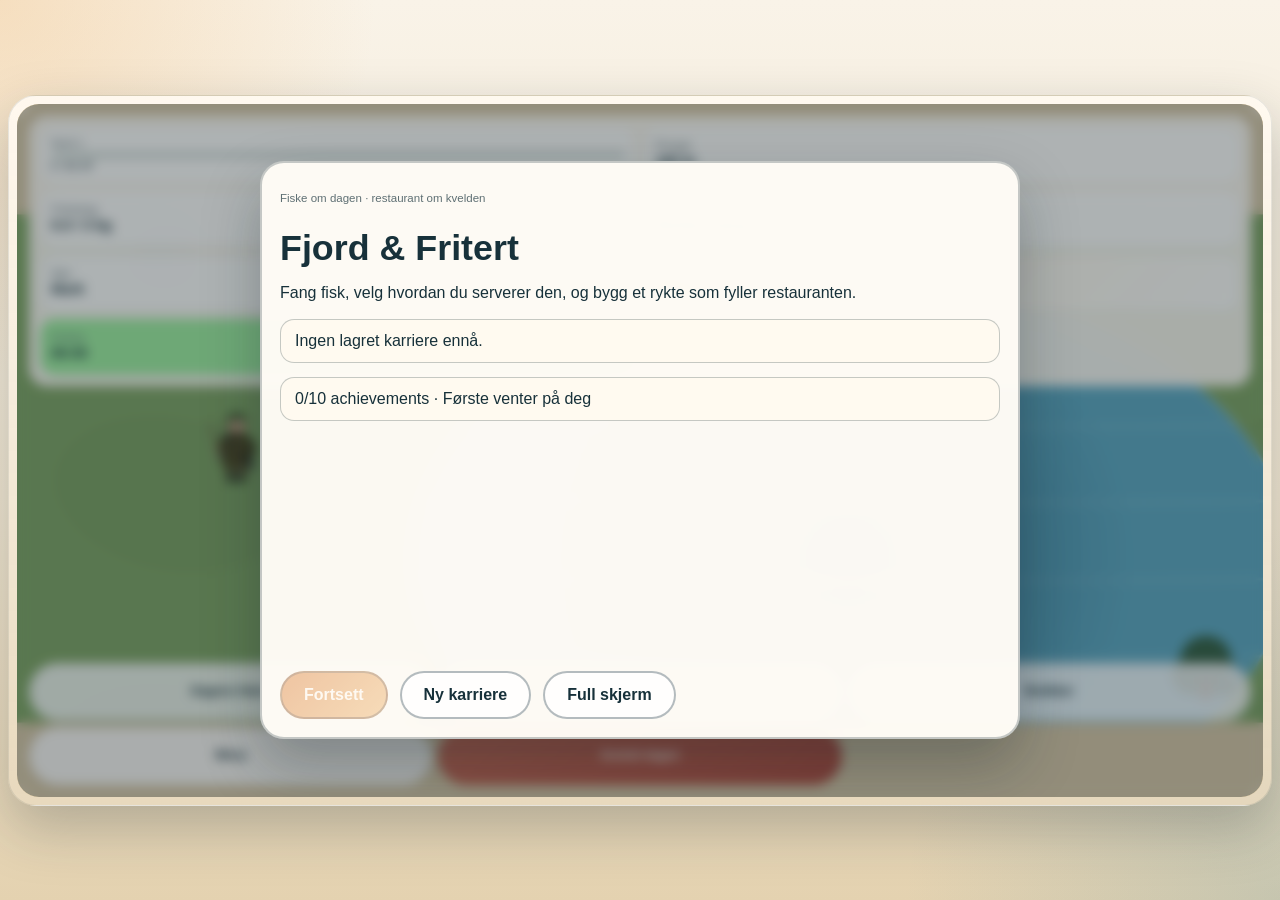
<file: fiskespill/index.html>
<!DOCTYPE html>
<html lang="no">
  <head>
    <meta charset="UTF-8" />
    <meta name="viewport" content="width=device-width, initial-scale=1.0" />
    <title>Fjord &amp; Fritert</title>
    <link rel="stylesheet" href="./styles.css" />
  </head>
  <body>
    <div class="app-shell">
      <section class="game-frame">
        <div class="canvas-wrap">
          <canvas id="gameCanvas" width="960" height="540" aria-label="Spillflate"></canvas>

          <div class="screen-overlay">
            <header class="top-banner">
              <div class="banner-stat level-stat"><span class="label" id="levelLabel">Nivå 1</span><div class="xp-mini"><div id="headerXpFill"></div></div><small id="headerXpText">0 / 90 XP</small></div>
              <div class="banner-stat">
                <span class="label">Penger</span>
                <strong id="moneyValue">0 kr</strong>
              </div>
              <div class="banner-stat">
                <span class="label">Fiskebag</span>
                <strong id="caughtValue">0 / 3 kg</strong>
              </div>
              <div class="banner-stat">
                <span class="label">Stang</span>
                <strong id="rodValue">Bambusstang</strong>
              </div>
              <div class="banner-stat">
                <span class="label">Agn</span>
                <strong id="baitValue">Mark</strong>
              </div>
              <div class="banner-stat wish-stat">
                <span class="label">Dagens ønskefisk</span>
                <strong id="demandValue">Abbor</strong>
              </div>
              <div class="banner-stat clock-stat" id="clockStat"><span class="label">Klokka</span><strong id="timeValue">06:00</strong></div>
            </header>

            <section class="phase-overlay hidden" id="phaseOverlay">
              <article class="phase-card phase-list hidden" id="titleScreen">
                <div class="phase-copy wide">
                  <p class="phase-kicker">Fiske om dagen · restaurant om kvelden</p>
                  <h1>Fjord &amp; Fritert</h1>
                  <p class="phase-lead">Fang fisk, velg hvordan du serverer den, og bygg et rykte som fyller restauranten.</p>
                  <div class="title-progress" id="titleProgress"></div>
                  <div class="title-achievements" id="titleAchievements"></div>
                  <div class="title-actions">
                    <button class="primary-button" id="continueButton" type="button">Fortsett</button>
                    <button class="secondary-button" id="newCareerButton" type="button">Ny karriere</button>
                    <button class="secondary-button" id="titleFullscreenButton" type="button">Full skjerm</button>
                  </div>
                </div>
              </article>
              <article class="phase-card hidden" id="welcomeScreen">
                <div class="phase-copy">
                  <p class="phase-kicker">Velkommen til kveldsskiftet</p>
                  <h1>Fjord &amp; Fritert</h1>
                  <p class="phase-lead">
                    Du fisker om dagen og driver restaurant om kvelden. Finn vann,
                    kast ut, få fangsten i kassa og bygg opp en skikkelig
                    kystinstitusjon.
                  </p>
                  <div class="welcome-points">
                    <p><strong>Fisk:</strong> Gå med piltaster/WASD. Trykk space for kastelengde, igjen for retning.</p>
                    <p><strong>Napp:</strong> Trykk space raskt, treff grønt felt, og hold fisken i sonen.</p>
                    <p><strong>Kveld:</strong> Velg rett, få kundeomtaler og bruk inntekten på utstyr og restaurant.</p>
                  </div>
                  <div class="phase-button" style="display: flex; gap: 12px; flex-wrap: wrap;">
                    <button class="primary-button" id="startGameButton" type="button">
                      Start eventyret
                    </button>
                    <button class="secondary-button" type="button" onclick="if (document.fullscreenElement) { if (document.exitFullscreen) { document.exitFullscreen(); } } else if (document.documentElement.requestFullscreen) { document.documentElement.requestFullscreen().catch(() => {}); }">
                      Full skjerm
                    </button>
                  </div>
                </div>
                <div class="phase-art">
                  <svg viewBox="0 0 360 280" class="scene-art" aria-hidden="true">
                    <defs>
                      <linearGradient id="skyGradient" x1="0" y1="0" x2="0" y2="1">
                        <stop offset="0%" stop-color="#f8d9a2" />
                        <stop offset="100%" stop-color="#f4efe4" />
                      </linearGradient>
                      <linearGradient id="waterGradient" x1="0" y1="0" x2="1" y2="1">
                        <stop offset="0%" stop-color="#6ab0c8" />
                        <stop offset="100%" stop-color="#2f708e" />
                      </linearGradient>
                    </defs>
                    <rect width="360" height="280" rx="28" fill="url(#skyGradient)" />
                    <path d="M0 214 C72 198 138 210 200 192 C254 177 308 176 360 190 L360 280 L0 280 Z" fill="#7da064" />
                    <path d="M130 160 C188 132 258 134 360 150 L360 280 L110 280 C112 222 116 182 130 160 Z" fill="url(#waterGradient)" />
                    <rect x="32" y="116" width="118" height="78" rx="12" fill="#c8874a" />
                    <path d="M20 126 L91 78 L161 126 Z" fill="#80492d" />
                    <rect x="70" y="146" width="24" height="48" rx="6" fill="#f6ebcf" />
                    <rect x="102" y="142" width="20" height="28" rx="5" fill="#f6ebcf" />
                    <circle cx="214" cy="104" r="22" fill="#356044" />
                    <circle cx="196" cy="118" r="18" fill="#356044" />
                    <rect x="204" y="118" width="12" height="40" rx="4" fill="#6a4931" />
                    <g transform="translate(248 112)">
                      <ellipse cx="32" cy="20" rx="34" ry="16" fill="#d6edf3" />
                      <path d="M4 18 L-16 4 L-12 20 L-16 36 Z" fill="#d6edf3" />
                      <circle cx="48" cy="16" r="3" fill="#17313a" />
                      <path d="M20 8 C26 12 26 28 20 32" fill="none" stroke="#17313a" stroke-width="2" />
                    </g>
                    <g transform="translate(160 118)">
                      <circle cx="0" cy="0" r="15" fill="#f2c58f" />
                      <rect x="-18" y="14" width="36" height="56" rx="12" fill="#d4604d" />
                      <path d="M-22 34 Q0 18 22 34" fill="none" stroke="#fff3eb" stroke-width="8" stroke-linecap="round" />
                      <circle cx="-5" cy="-3" r="2.5" fill="#17313a" />
                      <circle cx="5" cy="-3" r="2.5" fill="#17313a" />
                      <path d="M-5 6 Q0 10 5 6" fill="none" stroke="#17313a" stroke-width="2.5" stroke-linecap="round" />
                    </g>
                  </svg>
                </div>
              </article>

              <article class="phase-card phase-list hidden" id="mapSelectScreen">
                <div class="phase-copy wide">
                  <p class="phase-kicker">Ny dag</p>
                  <h2>Hvor vil du fiske i dag?</h2>
                  <p class="phase-lead">
                    Velg morgenens område før du legger ut. Senere steder er større og
                    mer krevende, men de har også fisk som kan løfte menyen.
                  </p>
                  <div id="mapSelectPanel"></div>
                </div>
              </article>

              <article class="phase-card phase-list hidden" id="summaryScreen">
                <div class="phase-copy">
                  <p class="phase-kicker">Kvelden er over</p>
                  <h2>Oppsummering av salg</h2>
                  <div class="summary-hero-row"><div class="reputation-hero"><span>RYKTE</span><strong id="summaryReputation">0</strong><small id="summaryReputationChange">+0 i kveld</small></div>
                  <div class="income-hero"><span>INNTEKT</span><strong id="summaryIncomeHero">0 kr</strong></div></div>
                  <div id="reputationFactors" class="reputation-factors"></div>
                  <div id="incomeBreakdown" class="income-breakdown"></div>
                  <div id="summaryDetails" class="summary-details">
                  <div class="summary-grid">
                    <div class="summary-chip">
                      <span class="label">Inntekt</span>
                      <strong id="summaryRevenue">0 kr</strong>
                    </div>
                    <div class="summary-chip">
                      <span class="label">Fisk fanget</span>
                      <strong id="summaryCaught">0</strong>
                    </div>
                    <div class="summary-chip">
                      <span class="label">XP i dag</span>
                      <strong id="summaryXp">0</strong>
                    </div>
                    <div class="summary-chip">
                      <span class="label">Ønskefisk truffet</span>
                      <strong id="summaryWish">0</strong>
                    </div>
                  </div>
                  <div class="summary-lines" id="summaryLines"></div>
                  <div class="summary-achievements" id="summaryAchievements"></div>
                  </div>
                  <button class="primary-button phase-button" id="nextDayButton" type="button">
                    Se på utstyr
                  </button>
                </div>
                <div class="phase-art summary-art">
                  <svg viewBox="0 0 360 280" class="scene-art" aria-hidden="true">
                    <rect width="360" height="280" rx="28" fill="#f4e8cf" />
                    <rect x="24" y="124" width="148" height="92" rx="14" fill="#bf7f48" />
                    <path d="M10 138 L98 78 L186 138 Z" fill="#78462d" />
                    <rect x="54" y="154" width="30" height="62" rx="6" fill="#f5e7cc" />
                    <rect x="102" y="152" width="26" height="34" rx="6" fill="#f5e7cc" />
                    <path d="M0 224 C72 208 128 210 204 198 C262 188 316 190 360 202 L360 280 L0 280 Z" fill="#7e9d64" />
                    <path d="M216 154 C250 132 314 132 360 146 L360 280 L206 280 C205 228 207 182 216 154 Z" fill="#4a86a4" />
                    <g transform="translate(168 128)">
                      <circle cx="0" cy="0" r="17" fill="#f3c48f" />
                      <rect x="-22" y="15" width="44" height="66" rx="14" fill="#345768" />
                      <path d="M-18 40 Q0 24 18 40" fill="none" stroke="#f5f0ea" stroke-width="8" stroke-linecap="round" />
                      <circle cx="-6" cy="-3" r="2.5" fill="#17313a" />
                      <circle cx="6" cy="-3" r="2.5" fill="#17313a" />
                      <path d="M-7 9 Q0 15 7 9" fill="none" stroke="#17313a" stroke-width="2.5" stroke-linecap="round" />
                    </g>
                  </svg>
                </div>
              </article>
              <article class="phase-card phase-list hidden" id="restaurantScreen">
                <div class="phase-copy wide">
                  <p class="phase-kicker">Klokka er 18 · Kveld på tavernaen</p>
                  <h2>Hva skal du servere?</h2>
                  <p class="phase-lead">Velg rett for hver fisk. Kaker løfter enkel fisk, stekt krever bedre råvare. De beste rettene får bord først; resten går til grossist. Fisk i tanken kan vente.</p>
                  <p id="restaurantMeta"></p>
                  <div class="phase-scroll" id="restaurantPanel"></div>
                  <button class="primary-button phase-button" id="serveButton" type="button">Server gjestene</button>
                </div>
              </article>
              <article class="phase-card phase-list hidden" id="eveningScreen">
                <div class="phase-copy wide">
                  <p class="phase-kicker">Kvelden pågår</p>
                  <h2 id="eveningTitle">Serverer gjestene</h2>
                  <div class="evening-progress"><div id="eveningProgressFill"></div></div>
                  <p id="eveningCount">0 kunder</p>
                  <div id="eveningEvents" class="phase-scroll evening-events"></div>
                </div>
              </article>
              <article class="phase-card phase-list hidden" id="afterShopScreen">
                <div class="phase-copy wide">
                  <p class="phase-kicker">Før neste dag · 1 av 2</p>
                  <h2>Butikker</h2>
                  <p class="phase-lead">Bruk kveldens inntekt på fiskeutstyr, båt, bag, tank eller restaurant.</p>
                  <p class="shop-balance" id="shopBalance">Penger: 0 kr</p>
                  <p class="shop-notice" id="shopNotice" role="status" aria-live="polite"></p>
                  <div class="phase-scroll" id="afterShopPanel"></div>
                  <button class="primary-button phase-button" id="afterShopButton" type="button">Videre</button>
                </div>
              </article>
              <article class="phase-card phase-list hidden" id="afterSkillsScreen">
                <div class="phase-copy wide">
                  <p class="phase-kicker">Før neste dag · 2 av 2</p>
                  <h2>Utvikle fiskeren</h2>
                  <p class="phase-lead">Bruk ferdighetspoeng. Hver forbedring virker gradvis.</p>
                  <div class="phase-scroll" id="afterSkillsPanel"></div>
                  <button class="primary-button phase-button" id="afterSkillsButton" type="button">Velg fiskeplass</button>
                </div>
              </article>
            </section>

            <section class="panel-drawer" id="panelDrawer">
              <div class="panel-header">
                <button class="secondary-button hidden" id="backMenuButton" type="button">← Meny</button>
                <div>
                  <h2 id="panelTitle">Panel</h2>
                  <p class="panel-meta" id="panelMeta"></p>
                </div>
              </div>

              <div class="panel-body" id="panel-maps">
                <div id="mapPanel"></div>
              </div>

              <div class="panel-body" id="panel-shop">
                <div id="shopPanel"></div>
              </div>

              <div class="panel-body" id="panel-skills">
                <div id="skillsPanel"></div>
              </div>

              <div class="panel-body" id="panel-journal">
                <div id="journalPanel"></div>
              </div>
              <div class="panel-body" id="panel-achievements"><div id="achievementsPanel"></div></div>

              <div class="panel-body" id="panel-menu">
                <div id="menuPanel"></div>
              </div>
              <div class="panel-body" id="panel-focus"><div id="focusPanel"></div></div>
              <div class="panel-body" id="panel-quests"><div id="questsPanel"></div></div>
            </section>

            <section class="fishing-hud hidden" id="fishingHud">
              <div class="fishing-row">
                <span id="fishingStatus">Snøret er klart.</span>
                <span id="fishingHint">Hold inne for å kaste.</span>
              </div>
              <div class="meter-wrap hidden" id="actionMeterWrap">
                <div class="meter-head">
                  <span id="actionMeterLabel">Kastestyrke</span>
                  <span id="actionMeterValue">0%</span>
                </div>
                <div class="fishing-progress-bar">
                  <div id="actionMeterFill"></div>
                </div>
              </div>
              <div class="minigame-track hidden" id="minigameTrack">
                <div class="target-zone" id="targetZone"></div>
                <img class="reel-fish" id="reelFish" alt="Fisk" />
              </div>
              <div class="hook-track hidden" id="hookTrack"><div class="hook-zone" id="hookZone"></div><div class="hook-indicator" id="hookIndicator"></div></div>
              <div class="tension-wrap hidden" id="tensionWrap">
                <span>Snørebelastning</span>
                <div class="fishing-progress-bar"><div id="tensionFill"></div></div>
              </div>
            </section>

            <section class="catch-overlay hidden" id="catchOverlay" role="dialog" aria-modal="true" aria-labelledby="catchTitle">
              <article class="catch-card">
                <p class="phase-kicker">Fangstrapport</p>
                <h2 id="catchTitle"></h2>
                <p id="catchDetails"></p>
                <p id="catchBagStatus"></p>
                <img id="catchSprite" class="fish-sprite" alt="" />
                <p id="catchAdvice"></p>
                <div class="catch-actions" id="catchActions"></div>
              </article>
            </section>
            <section class="catch-overlay hidden" id="endDayConfirm" role="dialog" aria-modal="true" aria-labelledby="endDayConfirmTitle">
              <article class="catch-card"><h2 id="endDayConfirmTitle">Avslutte dagen?</h2><p>Du drar til restauranten nå.</p>
                <div class="catch-actions"><button class="secondary-button" id="cancelEndDayButton" type="button">Fortsett å fiske</button>
                <button class="danger-button" id="confirmEndDayButton" type="button">Avslutt dagen</button></div>
              </article>
            </section>

            <div class="virtual-joystick hidden" id="virtualJoystick" aria-hidden="true">
              <div class="joystick-base" id="joystickBase"></div>
              <div class="joystick-knob" id="joystickKnob"></div>
            </div>
            <div class="joystick-touch-area" id="joystickTouchArea" aria-label="Bevegelse med joystick"><span>Beveg</span></div>

            <section class="touch-controls touch-action-dock" id="touchControls">
              <button class="touch-action-button" data-touch-action="interact" id="touchInteractButton" type="button">
                Kast
              </button>
            </section>

            <section class="log-dock" id="logDock">
              <div class="log-head">
                <span>Logg</span>
                <button class="icon-button" id="toggleLogButton" type="button" aria-label="Minimer logg">−</button>
              </div>
              <div id="catchLog" class="log-list"></div>
            </section>

            <nav class="bottom-nav">
              <button class="nav-button" data-panel="focus" type="button">Dagens fokus</button>
              <button class="nav-button" data-panel="quests" type="button">Oppdrag</button>
              <button class="nav-button" data-panel="shop" type="button">Butikker</button>
              <button class="nav-button" data-panel="menu" type="button">Meny</button>
              <button class="nav-button nav-end-day" id="endDayButton" type="button">Avslutt dagen</button>
            </nav>
          </div>
        </div>
      </section>
    </div>

    <script src="./src/gameState.js"></script>
    <script src="./src/spriteData.js"></script>
    <script src="./src/fishData.js"></script>
    <script src="./src/maps.js"></script>
    <script src="./src/shop.js"></script>
    <script src="./src/player.js"></script>
    <script src="./src/fishing.js"></script>
    <script src="./src/restaurant.js"></script>
    <script src="./src/ui.js"></script>
    <script src="./src/saveSystem.js"></script>
    <script src="./src/main.js"></script>
  </body>
</html>
</file>
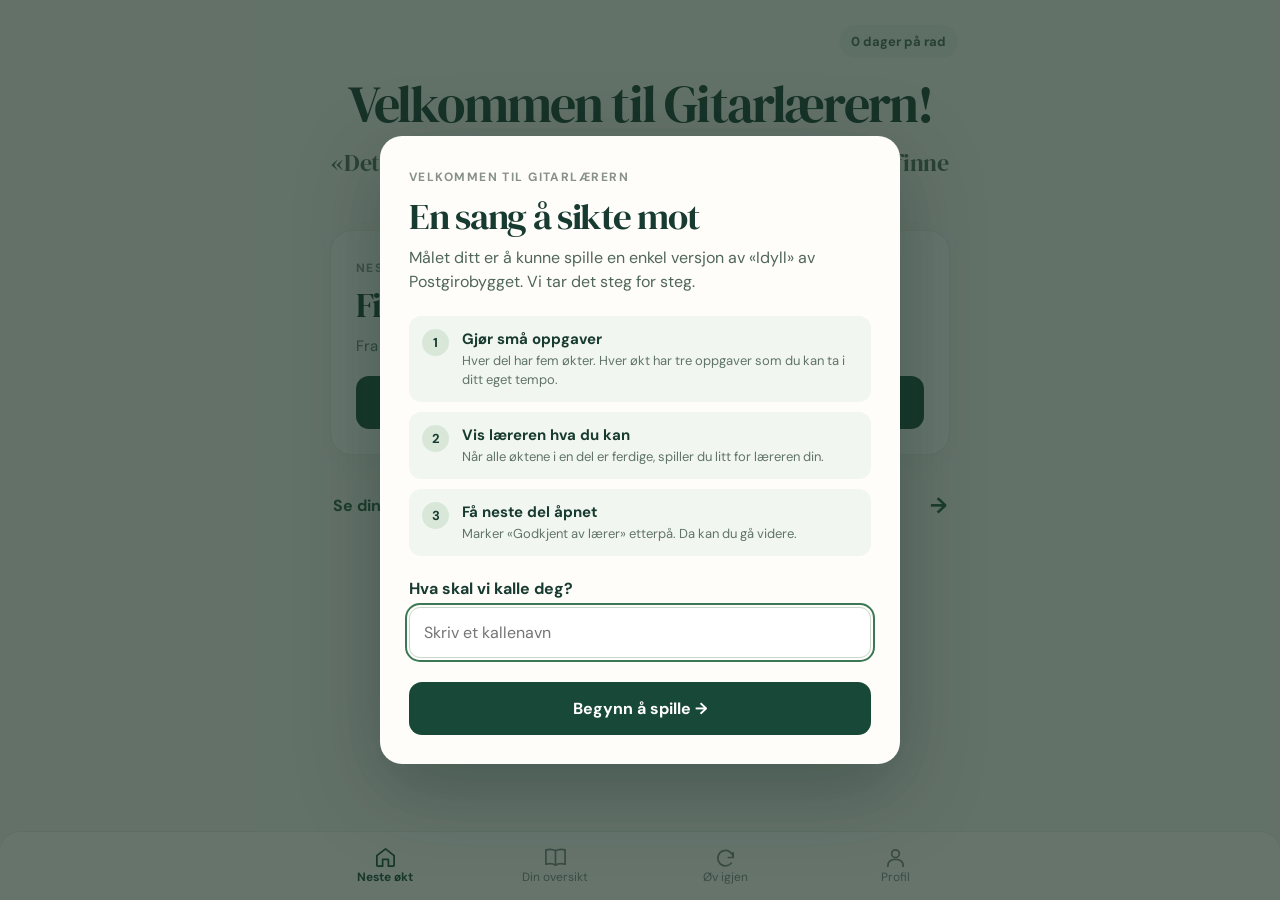
<file: gitar/index.html>
<!doctype html><html lang="nb"><head><meta charset="UTF-8"/><meta name="viewport" content="width=device-width,initial-scale=1,viewport-fit=cover"/><meta name="theme-color" content="#f7f5f0"/><title>Gitarlærern</title><link rel="stylesheet" href="./style.css"/><link rel="stylesheet" href="./ux.css"/><link rel="stylesheet" href="./landing.css"/><link rel="stylesheet" href="./tuner.css"/><link rel="stylesheet" href="./onboarding.css"/><link rel="stylesheet" href="./rewards.css"/><link rel="manifest" href="./manifest.webmanifest"/></head><body><div id="app"></div><script type="module" src="./src.js"></script></body></html>
</file>
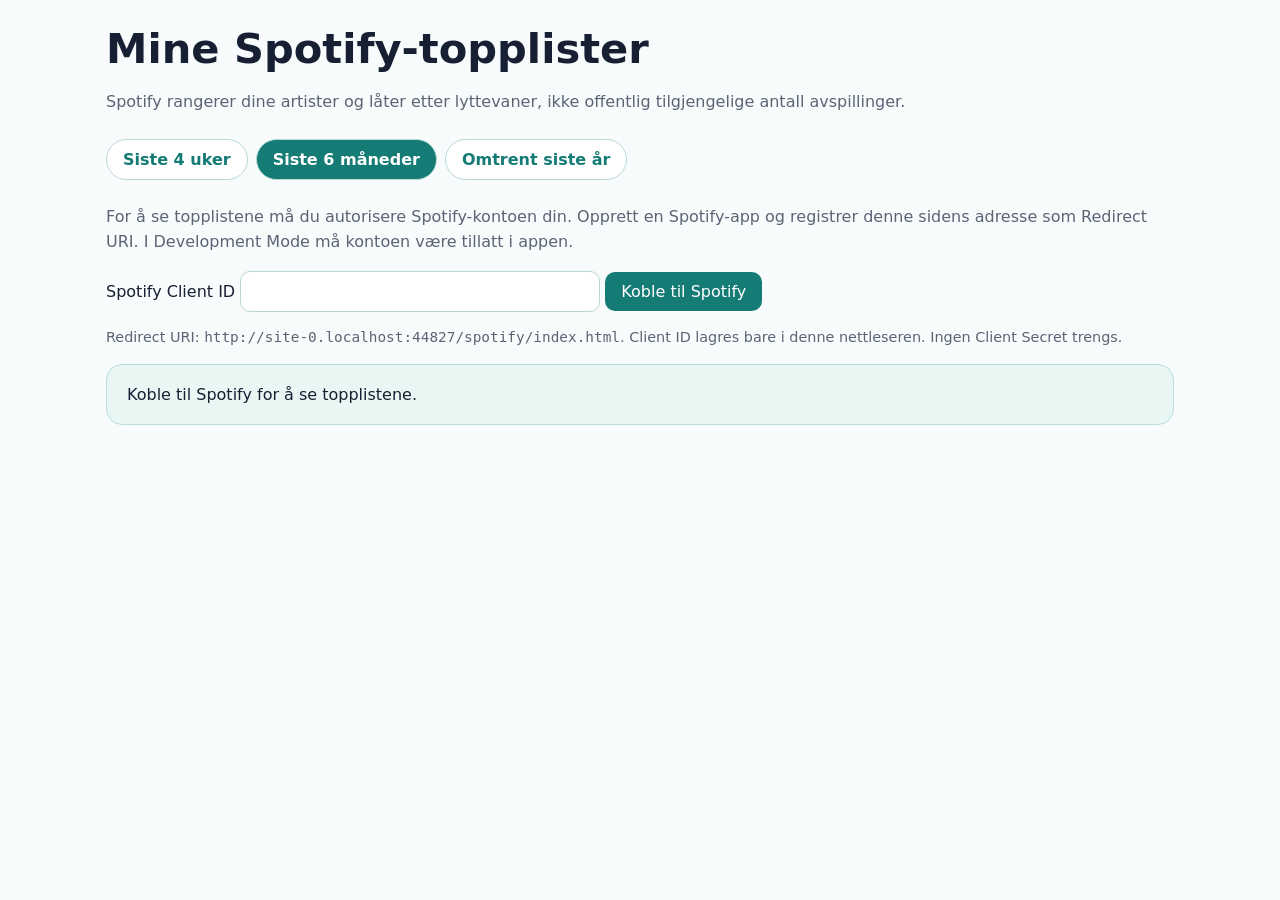
<file: spotify/index.html>
<!doctype html><html lang="no"><head><meta charset="utf-8"><meta name="viewport" content="width=device-width,initial-scale=1"><title>Mine Spotify-topplister</title><style>
*{box-sizing:border-box}body{margin:0;background:#f8fbfc;color:#172033;font:16px system-ui,sans-serif}main{max-width:1100px;margin:auto;padding:24px 16px 48px}h1{font-size:clamp(1.8rem,5vw,2.6rem);margin:0 0 8px}h2{font-size:1.35rem}p{color:#5b6475;line-height:1.6}.controls{display:flex;flex-wrap:wrap;gap:8px;margin:24px 0}.controls button{border:1px solid #b7d9d5;background:white;border-radius:999px;color:#147b75;padding:10px 16px;font:inherit;font-weight:700;cursor:pointer}.controls button[aria-pressed=true]{background:#147b75;color:white}.grid{display:grid;grid-template-columns:repeat(auto-fit,minmax(min(100%,310px),1fr));gap:18px}.panel{background:white;border:1px solid #dce5ed;border-radius:20px;padding:18px;box-shadow:0 8px 24px #1720330b}.entry{display:flex;align-items:center;gap:12px;padding:10px 0;border-top:1px solid #e7edf2}.entry:first-of-type{border:0}.entry img{width:54px;height:54px;object-fit:cover;border-radius:9px;background:#e7edf2}.entry .rank{color:#147b75;font-weight:800;min-width:1.6em}.entry a{color:#172033;font-weight:700;text-decoration:none}.entry a:hover{text-decoration:underline}.entry small{display:block;color:#5b6475;margin-top:3px}.notice{padding:20px;border:1px solid #b9ded9;background:#e8f7f4;border-radius:16px}.genres{display:flex;flex-wrap:wrap;gap:9px}.genre{background:#e8f7f4;border-radius:999px;padding:8px 12px;color:#147b75;font-weight:700}.meta{font-size:.9rem}
</style></head><body><main><h1>Mine Spotify-topplister</h1><p>Spotify rangerer dine artister og låter etter lyttevaner, ikke offentlig tilgjengelige antall avspillinger.</p><div class="controls" role="group" aria-label="Tidsrom"><button data-range="short_term" aria-pressed="false">Siste 4 uker</button><button data-range="medium_term" aria-pressed="true">Siste 6 måneder</button><button data-range="long_term" aria-pressed="false">Omtrent siste år</button></div><div id="auth"><p>For å se topplistene må du autorisere Spotify-kontoen din. Opprett en Spotify-app og registrer denne sidens adresse som Redirect URI. I Development Mode må kontoen være tillatt i appen.</p><label for="client-id">Spotify Client ID</label> <input id="client-id" autocomplete="off" style="font:inherit;padding:10px;max-width:360px;width:100%;border:1px solid #b7d9d5;border-radius:10px"> <button id="connect" style="font:inherit;padding:10px 16px;border:0;border-radius:10px;background:#147b75;color:white;cursor:pointer">Koble til Spotify</button><p class="meta">Redirect URI: <code id="redirect"></code>. Client ID lagres bare i denne nettleseren. Ingen Client Secret trengs.</p></div><div id="content" aria-live="polite"><div class="notice">Koble til Spotify for å se topplistene.</div></div><section class="panel" id="play-counts" hidden><h2>Registrerte avspillinger</h2><p class="meta">Telles fra nylig spilte låter når denne siden er åpen. Tallene lagres bare i denne nettleseren og kan mangle avspillinger mellom besøk.</p><div id="count-list"></div><p class="meta" id="count-status"></p></section><p class="meta" id="updated"></p></main><script>
const root=document.getElementById('content'),updated=document.getElementById('updated');let data,accessToken=null,countTimer=null;
function text(tag,value,cls){const e=document.createElement(tag);e.textContent=value;if(cls)e.className=cls;return e}
function render(range){document.querySelectorAll('[data-range]').forEach(b=>b.setAttribute('aria-pressed',String(b.dataset.range===range)));const set=data?.ranges?.[range];root.replaceChildren();if(!set){root.append(text('div','Ingen data for dette tidsrommet ennå.','notice'));return}const grid=text('div','','grid');for(const [title,items,kind] of [['Artister',set.artists,'artist'],['Låter',set.tracks,'track']]){const panel=text('section','','panel');panel.append(text('h2',title));(items||[]).slice(0,20).forEach((item,i)=>{const row=text('div','','entry');row.append(text('span',String(i+1),'rank'));if(item.image){const img=document.createElement('img');img.src=item.image;img.alt='';img.loading='lazy';row.append(img)}const info=document.createElement('div'),link=document.createElement('a');link.textContent=item.name;link.href=item.url||'#';link.target='_blank';link.rel='noopener noreferrer';info.append(link);if(kind==='track')info.append(text('small',item.artists||''));row.append(info);panel.append(row)});if(!items?.length)panel.append(text('p','Ingen data tilgjengelig.'));grid.append(panel)}const panel=text('section','','panel');panel.append(text('h2','Sjangre'));const genres=text('div','','genres');(set.genres||[]).slice(0,20).forEach(g=>genres.append(text('span',g.name,'genre')));panel.append(genres);panel.append(text('p','Beregnet fra sjangrene til toppartistene. Rekkefølgen er et anslag, ikke en Spotify-statistikk over avspillinger.','meta'));if(!set.genres?.length)panel.append(text('p','Spotify oppga ingen sjangre for disse artistene.'));grid.append(panel);root.append(grid)}
const redirect=location.origin+location.pathname;document.getElementById('redirect').textContent=redirect;const clientInput=document.getElementById('client-id');clientInput.value=localStorage.getItem('spotify-client-id')||'';const auth=document.getElementById('auth');const b64=b=>btoa(String.fromCharCode(...new Uint8Array(b))).replace(/\+/g,'-').replace(/\//g,'_').replace(/=+$/,'');
document.getElementById('connect').onclick=async()=>{const id=clientInput.value.trim();if(!/^[a-f0-9]{32}$/i.test(id)){root.replaceChildren(text('div','Skriv inn en gyldig Spotify Client ID.','notice'));return}localStorage.setItem('spotify-client-id',id);const verifier=b64(crypto.getRandomValues(new Uint8Array(64))),state=b64(crypto.getRandomValues(new Uint8Array(24)));sessionStorage.setItem('spotify-pkce',JSON.stringify({id,verifier,state}));const challenge=b64(await crypto.subtle.digest('SHA-256',new TextEncoder().encode(verifier)));const u=new URL('https://accounts.spotify.com/authorize');u.search=new URLSearchParams({client_id:id,response_type:'code',redirect_uri:redirect,scope:'user-top-read user-read-recently-played',code_challenge_method:'S256',code_challenge:challenge,state});window.top.location.assign(u.href)};
(async()=>{const params=new URLSearchParams(location.search);if(params.has('error')){root.replaceChildren(text('div','Spotify avslo tilkoblingen: '+params.get('error'),'notice'));history.replaceState(null,'',location.pathname);return}if(!params.has('code'))return;const saved=JSON.parse(sessionStorage.getItem('spotify-pkce')||'null');history.replaceState(null,'',location.pathname);sessionStorage.removeItem('spotify-pkce');if(!saved||params.get('state')!==saved.state){root.replaceChildren(text('div','Ugyldig eller utløpt tilkobling. Prøv igjen.','notice'));return}try{const response=await fetch('https://accounts.spotify.com/api/token',{method:'POST',headers:{'Content-Type':'application/x-www-form-urlencoded'},body:new URLSearchParams({grant_type:'authorization_code',code:params.get('code'),redirect_uri:redirect,client_id:saved.id,code_verifier:saved.verifier})});if(!response.ok)throw Error('Autorisering feilet (HTTP '+response.status+')');const token=await response.json();accessToken=token.access_token;async function top(kind,range){const r=await fetch('https://api.spotify.com/v1/me/top/'+kind+'?'+new URLSearchParams({time_range:range,limit:'50'}),{headers:{Authorization:'Bearer '+token.access_token}});if(!r.ok)throw Error('Spotify svarte HTTP '+r.status);return (await r.json()).items||[]}data={ranges:{}};for(const range of ['short_term','medium_term','long_term']){const [artists,tracks]=await Promise.all([top('artists',range),top('tracks',range)]);const scores=new Map();artists.forEach((a,i)=>(a.genres||[]).forEach(g=>scores.set(g,(scores.get(g)||0)+artists.length-i)));data.ranges[range]={artists:artists.map(a=>({name:a.name,url:a.external_urls?.spotify,image:a.images?.[0]?.url})),tracks:tracks.map(t=>({name:t.name,url:t.external_urls?.spotify,artists:(t.artists||[]).map(a=>a.name).join(', '),image:t.album?.images?.[0]?.url})),genres:[...scores].sort((a,b)=>b[1]-a[1]).slice(0,20).map(([name])=>({name}))}}auth.hidden=true;render('medium_term');updated.textContent='Topplistene er hentet direkte fra Spotify. Ingen lyttehistorikk publiseres på nettstedet.';await updateCounts();countTimer=setInterval(updateCounts,5*60*1000)}catch(e){root.replaceChildren(text('div','Kunne ikke laste topplistene: '+e.message,'notice'))}})();async function updateCounts(){if(!accessToken)return;const status=document.getElementById('count-status');try{const profile=await fetch('https://api.spotify.com/v1/me',{headers:{Authorization:'Bearer '+accessToken}});if(!profile.ok)throw Error('Kunne ikke identifisere Spotify-kontoen');const me=await profile.json();const key='spotify-play-counts-v1:'+me.id;const saved=JSON.parse(localStorage.getItem(key)||'{"last":"","counts":{}}');const url=new URL('https://api.spotify.com/v1/me/player/recently-played');url.searchParams.set('limit','50');if(saved.last)url.searchParams.set('after',String(Date.parse(saved.last)));const r=await fetch(url,{headers:{Authorization:'Bearer '+accessToken}});if(!r.ok)throw Error('Spotify svarte HTTP '+r.status);const body=await r.json();const items=body.items||[];for(const item of items){const id=item.track?.id,played=item.played_at;if(!id||!played||saved.last&&played<=saved.last)continue;const entry=saved.counts[id]||{name:item.track.name,artists:(item.track.artists||[]).map(a=>a.name).join(', '),count:0};entry.count++;saved.counts[id]=entry}if(items.length){saved.last=items.reduce((max,x)=>x.played_at>max?x.played_at:max,saved.last||'');localStorage.setItem(key,JSON.stringify(saved))}const panel=document.getElementById('play-counts'),list=document.getElementById('count-list');panel.hidden=false;list.replaceChildren();Object.values(saved.counts).sort((a,b)=>b.count-a.count).slice(0,10).forEach((entry,i)=>{const row=text('p',(i+1)+'. '+entry.name+' – '+entry.artists+' · '+entry.count+' registrerte avspillinger');list.append(row)});if(!list.childNodes.length)list.append(text('p','Ingen avspillinger registrert ennå.'));status.textContent='Sist sjekket: '+new Date().toLocaleString('no-NO')}catch(e){status.textContent='Kunne ikke oppdatere telleren: '+e.message}}document.querySelectorAll('[data-range]').forEach(b=>b.addEventListener('click',()=>render(b.dataset.range)));const sendHeight=()=>window.parent.postMessage({type:'spotify-resize',height:document.documentElement.scrollHeight},location.origin);new ResizeObserver(sendHeight).observe(document.body);window.addEventListener('load',sendHeight);
</script></body></html>
</file>
<file: fiskespill/styles.css>
:root {
  --bg: #efe2c8;
  --bg-deep: #d2b586;
  --ink: #17313a;
  --muted: #5e6f73;
  --line: rgba(23, 49, 58, 0.12);
  --sea: #3f8baa;
  --sea-deep: #21556d;
  --accent: #de8540;
  --accent-soft: #efb771;
  --good: #74c983;
  --bad: #cb6f57;
  --glass: rgba(255, 250, 241, 0.88);
  --glass-strong: rgba(255, 252, 246, 0.97);
  --shadow: 0 22px 55px rgba(24, 40, 48, 0.26);
  --radius: 24px;
  --radius-small: 16px;
  --top-banner-height: 86px;
  --bottom-bar-height: 58px;
  font-family: "Trebuchet MS", "Segoe UI", sans-serif;
}

* {
  box-sizing: border-box;
}

html,
body {
  margin: 0;
  min-height: 100%;
}

body {
  min-height: 100vh;
  display: grid;
  place-items: center;
  color: var(--ink);
  background:
    radial-gradient(circle at top left, rgba(239, 183, 113, 0.34), transparent 24%),
    radial-gradient(circle at bottom right, rgba(63, 139, 170, 0.18), transparent 24%),
    linear-gradient(180deg, #f9f3e8 0%, #f1e6d1 55%, #e4d2b0 100%);
}

button {
  font: inherit;
  cursor: pointer;
}

.app-shell {
  width: 100vw;
  height: 100vh;
  padding: 8px;
  display: grid;
  place-items: center;
}

.game-frame {
  width: min(calc(100vw - 16px), calc((100vh - 16px) * 16 / 9), 1360px);
  aspect-ratio: 16 / 9;
  padding: 8px;
  border-radius: 28px;
  background: linear-gradient(180deg, rgba(255, 249, 240, 0.96), rgba(232, 217, 190, 0.84));
  box-shadow: var(--shadow);
  border: 1px solid rgba(24, 49, 58, 0.1);
}

.canvas-wrap {
  position: relative;
  overflow: hidden;
  width: 100%;
  height: 100%;
  border-radius: 22px;
  background: linear-gradient(180deg, #d3c6a9 0%, #bca980 100%);
}

canvas {
  display: block;
  width: 100%;
  height: 100%;
}

.screen-overlay {
  position: absolute;
  inset: 0;
  padding: 12px;
  display: flex;
  flex-direction: column;
  pointer-events: none;
}

.top-banner,
.phase-overlay,
.catch-overlay,
.panel-drawer,
.fishing-hud,
.touch-controls,
.log-dock,
.nav-button,
.icon-button {
  pointer-events: auto;
}

.top-banner {
  display: grid;
  grid-template-columns: repeat(7, minmax(0, 1fr));
  gap: 8px;
  min-height: var(--top-banner-height);
  padding: 10px;
  border-radius: 18px;
  background: rgba(255, 251, 243, 0.94);
  border: 1px solid rgba(255, 255, 255, 0.64);
  backdrop-filter: blur(12px);
}

.banner-stat,
.summary-chip {
  display: flex;
  flex-direction: column;
  justify-content: center;
  gap: 2px;
  min-height: 56px;
  padding: 8px 10px;
  border-radius: 15px;
  background: rgba(255, 255, 255, 0.78);
  border: 1px solid rgba(24, 49, 58, 0.08);
}

.wish-stat {
  background: linear-gradient(135deg, rgba(255, 245, 221, 0.96), rgba(255, 255, 255, 0.76));
}
.xp-mini { height: 8px; border-radius: 99px; background: #d8e0db; overflow: hidden; }
.xp-mini > div { height: 100%; width: 0; background: #5ca86b; }
.level-stat small { font-size: .65rem; }
.clock-stat { transition: background-color .5s linear; }

.banner-stat strong,
.summary-chip strong {
  font-size: 0.9rem;
  line-height: 1.2;
}

.label,
.small-note,
.panel-meta,
.phase-kicker {
  color: var(--muted);
  font-size: 0.72rem;
}

.phase-overlay {
  position: absolute;
  inset: 0;
  display: grid;
  place-items: center;
  padding: 18px;
  background: rgba(20, 34, 41, 0.34);
  backdrop-filter: blur(6px);
}

.hidden {
  display: none !important;
}

.catch-overlay {
  position: absolute;
  inset: 0;
  z-index: 5;
  display: grid;
  place-items: center;
  padding: 16px;
  background: rgba(16, 33, 40, 0.56);
  backdrop-filter: blur(4px);
}

.catch-card {
  width: min(92%, 430px);
  max-height: 85%;
  overflow: auto;
  padding: 24px;
  border-radius: 24px;
  background: #fffaf0;
  box-shadow: var(--shadow);
  text-align: center;
}

.catch-card h2 { margin: 6px 0; font-size: 2rem; }
.catch-card p { margin: 8px 0; }
.catch-actions { display: flex; flex-wrap: wrap; justify-content: center; gap: 8px; margin-top: 18px; }
.catch-actions button:hover { transform: none; }
.fish-sprite { display: block; width: 160px; height: 90px; object-fit: contain; image-rendering: pixelated; margin: 8px auto; }
.fish-sprite.undiscovered { filter: grayscale(1) brightness(0); opacity: 0.45; }
.journal-card .fish-sprite { width: 130px; height: 72px; margin: 0 auto 6px; }

.phase-card {
  width: min(96%, 1040px);
  min-height: min(72%, 430px);
  max-height: calc(100% - 16px);
  display: grid;
  grid-template-columns: 1.05fr 0.95fr;
  gap: 18px;
  padding: 18px;
  border-radius: 24px;
  background: rgba(255, 252, 246, 0.98);
  border: 1px solid rgba(24, 49, 58, 0.08);
  box-shadow: 0 26px 58px rgba(16, 28, 34, 0.28);
  overflow: hidden;
}

.phase-copy {
  display: flex;
  flex-direction: column;
  gap: 14px;
  min-height: 0;
}

.phase-copy.wide {
  grid-column: 1 / -1;
}
.phase-list { height: min(88%, 650px); min-height: 0; grid-template-rows: minmax(0, 1fr); }
#mapSelectScreen { height: min(88%, 680px); }
#mapSelectScreen .phase-copy { overflow-y: auto; }
#mapSelectPanel { max-height: none; }
.shop-balance { margin: 0; padding: 8px 12px; border: 2px solid #6d9c72; border-radius: 12px; background: #eef7e9; font-weight: 700; }
.shop-notice { margin: 0; min-height: 1.1em; color: #9c492f; font-weight: 700; }
.shop-categories { display: flex; gap: 7px; margin-bottom: 10px; position: sticky; top: 0; z-index: 1; background: #fffaf0; padding: 6px 0; }
.shop-categories button { min-height: 42px; flex: 1; }
.shop-categories button.active { background: #d7ecdf; border: 2px solid #4f8965; font-weight: 700; }
.phase-list .phase-copy { min-height: 0; overflow: hidden; }
.phase-scroll { min-height: 0; flex: 1 1 0; overflow-y: auto; overflow-x: hidden; padding-right: 6px; overscroll-behavior: contain; scrollbar-width: thin; }
.restaurant-fish { display: grid; grid-template-columns: 68px 1fr minmax(130px, 190px); align-items: center; gap: 10px; padding: 8px; border: 1px solid var(--line); border-radius: 14px; background: #fff; }
.restaurant-fish img { width: 64px; height: 48px; object-fit: contain; image-rendering: pixelated; }
.restaurant-fish small { display: block; color: var(--muted); }
.restaurant-fish select { width: 100%; min-height: 36px; border: 1px solid var(--line); border-radius: 9px; background: #fffaf0; color: var(--ink); font: inherit; }
.phase-scroll .shop-card, .phase-scroll .skill-card { margin-top: 0; }
.phase-scroll .shop-card + .shop-card, .phase-scroll .skill-card + .skill-card { margin-top: 8px; }
.shop-price { margin: 7px 0 9px; font-weight: 700; color: #96521a; }
.upgrade-compare { display: grid; grid-template-columns: repeat(2, minmax(0, 1fr)); column-gap: 12px; row-gap: 5px; }
.upgrade-heading { font-weight: 700; font-size: .8rem; line-height: 1.25; }
.upgrade-cell { min-width: 0; font-size: .79rem; line-height: 1.35; color: var(--muted); }
.shop-card, .skill-card, .map-card, .journal-card, .quest-card { border-color: rgba(24,49,58,.27); }
.shop-button, .skill-button, .bait-button { border: 2px solid #407687; background: #f3faf9; font-weight: 700; }
.shop-button:not([disabled]):hover, .skill-button:not([disabled]):hover { background: #dfeeed; }
.phase-button { border: 2px solid #9e5822; font-weight: 700; }
.reputation-hero { display: flex; align-items: baseline; gap: 12px; padding: 12px 16px; border-radius: 16px; background: #e2f0dc; border: 2px solid #66a76b; }
.reputation-hero strong { font-size: 2.4rem; }
.reputation-hero small { margin-left: auto; font-weight: 700; }
.reputation-factors { display: grid; gap: 4px; }
.reputation-factors > div { display: flex; justify-content: space-between; gap: 8px; border-bottom: 1px solid rgba(24,49,58,.17); font-size: .82rem; }
.reputation-factors .positive { color: #287442; }
.reputation-factors .negative { color: #aa4938; }
.evening-progress { height: 18px; overflow: hidden; border-radius: 99px; background: #dce5df; }
.evening-progress > div { height: 100%; width: 0; background: linear-gradient(90deg,#6ab77b,#e4ad58); }
.evening-events p { margin: 0 0 7px; padding: 8px; border: 1px solid var(--line); border-radius: 10px; background: white; }
#summaryScreen .phase-copy { grid-column: 1 / -1; overflow-y: auto; }
#summaryScreen .summary-art { display: none; }
.title-progress, .title-achievements, .summary-achievements { padding: 12px 14px; border: 1px solid rgba(24,49,58,.25); border-radius: 14px; background: #fffaf0; }
.title-actions { display: flex; gap: 12px; flex-wrap: wrap; margin-top: auto; }
.title-actions button { min-height: 48px; padding: 0 22px; font-weight: 700; }
.title-actions button:disabled { opacity: .45; cursor: not-allowed; }
.achievement-card { display: flex; justify-content: space-between; gap: 10px; margin: 8px 0; padding: 10px; border: 1px solid rgba(24,49,58,.25); border-radius: 12px; background: #fff; }
.achievement-card.earned { border-color: #78a86f; background: #eff8eb; }
.achievement-card span { color: var(--muted); font-size: .8rem; text-align: right; }

.phase-copy h1,
.phase-copy h2 {
  margin: 0;
  font-size: clamp(1.6rem, 2.8vw, 2.5rem);
  line-height: 1.02;
}

.phase-lead {
  margin: 0;
  line-height: 1.5;
}

.welcome-points,
.summary-lines,
.help-list {
  display: grid;
  gap: 8px;
}

.welcome-points p,
.help-list p,
.menu-card p,
.summary-lines p {
  margin: 0;
  line-height: 1.42;
}

.phase-button {
  align-self: flex-start;
  margin-top: auto;
}

.phase-art {
  display: grid;
  place-items: center;
  min-height: 0;
}

.scene-art {
  width: 100%;
  max-height: 100%;
}

.summary-grid {
  display: grid;
  grid-template-columns: repeat(2, minmax(0, 1fr));
  gap: 8px;
}

#mapSelectPanel,
.summary-lines {
  max-height: 260px;
  overflow: auto;
  padding-right: 4px;
}
#mapSelectScreen #mapSelectPanel { max-height: none; min-height: 0; flex: 1; overflow-y: auto; }
#mapSelectScreen .phase-copy { overflow: hidden; }
.summary-hero-row { display: grid; grid-template-columns: 1fr 1fr; gap: 10px; }
.income-hero { display: flex; align-items: baseline; gap: 10px; padding: 12px 16px; border-radius: 16px; background: #fff0d9; border: 2px solid #cc9650; }
.income-hero strong { font-size: 1.8rem; }
.income-breakdown { display: flex; flex-direction: column; flex: 0 1 160px; min-height: 85px; overflow: hidden; font-size: .84rem; padding: 8px 12px; border: 1px solid #c9ab85; border-radius: 10px; background: #fff8ec; }
.income-items { flex: 1; min-height: 0; overflow-y: auto; scrollbar-width: thin; }
.income-items > div, .income-total { display: flex; justify-content: space-between; gap: 12px; padding: 3px 0; border-bottom: 1px solid rgba(24,49,58,.14); }
.income-items strong, .income-total strong { white-space: nowrap; }
.income-total { font-weight: 700; border-bottom: 0; border-top: 2px solid #b89463; }
.summary-details { flex: 1 1 0; min-height: 130px; overflow-y: auto; padding-right: 6px; scrollbar-width: thin; }
#summaryScreen .summary-lines { max-height: none; overflow: visible; margin: 10px 0; }
#summaryScreen .phase-copy { overflow: hidden; }

.panel-drawer {
  display: none;
  position: absolute;
  left: 12px;
  bottom: calc(var(--bottom-bar-height) + 12px);
  width: min(48%, 460px);
  max-height: 58%;
  padding: 12px;
  border-radius: 20px;
  background: rgba(255, 251, 244, 0.95);
  border: 1px solid rgba(24, 49, 58, 0.09);
  box-shadow: 0 20px 38px rgba(21, 35, 41, 0.22);
  overflow: auto;
}

.panel-drawer.active {
  display: block;
}

.panel-header {
  margin-bottom: 10px;
}

.panel-header h2 {
  margin: 0 0 3px;
  font-size: 1rem;
}

.panel-body {
  display: none;
}

.panel-body.active {
  display: block;
}

.map-card,
.shop-card,
.journal-card,
.summary-card,
.quest-card,
.skill-card,
.menu-card {
  padding: 12px;
  border-radius: var(--radius-small);
  background: var(--glass-strong);
  border: 1px solid var(--line);
}

.map-card + .map-card,
.shop-card + .shop-card,
.journal-card + .journal-card,
.summary-card + .summary-card,
.quest-card + .quest-card,
.skill-card + .skill-card,
.menu-card + .menu-card {
  margin-top: 10px;
}

.card-head,
.skill-row,
.log-head,
.fishing-row,
.meter-head,
.save-row {
  display: flex;
  align-items: center;
  justify-content: space-between;
  gap: 8px;
}

.map-meta,
.shop-meta,
.journal-meta,
.skill-meta {
  margin: 6px 0 0;
  color: var(--muted);
  font-size: 0.82rem;
  line-height: 1.42;
}

.detail-list {
  margin: 8px 0 0;
  padding-left: 16px;
  color: var(--muted);
  font-size: 0.79rem;
  line-height: 1.36;
}

.detail-list li + li {
  margin-top: 4px;
}

.quality-pill,
.tag {
  display: inline-flex;
  align-items: center;
  border-radius: 999px;
  padding: 4px 8px;
  border: 1px solid rgba(24, 49, 58, 0.08);
  background: rgba(221, 133, 64, 0.14);
  color: #96521a;
  font-size: 0.74rem;
  font-weight: 700;
}

.tag {
  background: rgba(63, 139, 170, 0.12);
  color: var(--sea-deep);
}

.primary-button,
.secondary-button,
.danger-button,
.map-button,
.shop-button,
.bait-button,
.skill-button,
.nav-button,
.touch-button,
.touch-action-button,
.icon-button {
  border: 1px solid transparent;
  border-radius: 999px;
  transition: transform 120ms ease, background-color 120ms ease, border-color 120ms ease;
}

.primary-button,
.nav-button.active,
.touch-action-button {
  color: #fff8ef;
  background: linear-gradient(135deg, var(--accent) 0%, var(--accent-soft) 100%);
}

.secondary-button,
.map-button,
.shop-button,
.bait-button,
.skill-button,
.nav-button,
.touch-button,
.icon-button {
  color: var(--ink);
  background: rgba(255, 255, 255, 0.84);
  border-color: rgba(24, 49, 58, 0.1);
}

.danger-button,
.nav-end-day {
  color: #fff7f1;
  background: linear-gradient(135deg, #c96954 0%, #b44e40 100%);
}

.primary-button,
.secondary-button,
.danger-button {
  min-height: 40px;
  padding: 0 16px;
}

.map-button,
.shop-button,
.bait-button,
.skill-button {
  width: 100%;
  margin-top: 10px;
  min-height: 40px;
  padding: 10px 14px;
}

.map-button.active {
  color: #fff8ef;
  background: linear-gradient(135deg, var(--accent) 0%, var(--accent-soft) 100%);
}

.map-button[disabled],
.shop-button[disabled],
.bait-button[disabled],
.skill-button[disabled] {
  opacity: 0.58;
  cursor: not-allowed;
}

.xp-block {
  padding: 10px 12px;
  border-radius: 16px;
  background: rgba(255, 255, 255, 0.82);
  border: 1px solid rgba(24, 49, 58, 0.08);
}

.xp-head {
  display: flex;
  justify-content: space-between;
  gap: 8px;
  font-size: 0.82rem;
}

.xp-bar,
.fishing-progress-bar,
.quest-progress {
  width: 100%;
  height: 10px;
  margin-top: 8px;
  overflow: hidden;
  border-radius: 999px;
  background: rgba(24, 49, 58, 0.11);
}

#xpBarFill,
#actionMeterFill,
.quest-progress > div {
  height: 100%;
  width: 0%;
  border-radius: inherit;
  background: linear-gradient(90deg, #de9f46 0%, #efc86e 100%);
}

#tensionFill { height: 100%; width: 0%; background: linear-gradient(90deg, #edb35b, #c95a4b); }
.tension-wrap { font-size: 0.72rem; }

.quest-progress > div {
  background: linear-gradient(90deg, #5d9f64 0%, #7cc582 100%);
}

.fishing-hud {
  display: grid;
  gap: 8px;
  position: absolute;
  left: 50%;
  bottom: calc(var(--bottom-bar-height) + 68px);
  width: min(36%, 336px);
  padding: 11px;
  border-radius: 18px;
  background: rgba(18, 31, 39, 0.88);
  color: #fff8ef;
  box-shadow: 0 18px 32px rgba(14, 24, 29, 0.34);
  transform: translateX(-50%);
}
.fishing-hud.reeling {
  left: auto;
  right: 26%;
  bottom: calc(var(--bottom-bar-height) + 10px);
  width: 220px;
  min-height: 360px;
  transform: none;
}

.fishing-row {
  align-items: flex-start;
}

.fishing-row span:first-child {
  font-weight: 700;
}

.fishing-row span:last-child {
  color: rgba(255, 248, 239, 0.8);
  font-size: 0.77rem;
  text-align: right;
}

.minigame-track {
  position: relative;
  height: 240px;
  width: 140px;
  margin: 0 auto;
  overflow: hidden;
  border-radius: 12px;
  background: linear-gradient(180deg, rgba(255, 255, 255, 0.18), rgba(255, 255, 255, 0.08));
}

.target-zone,
.marker {
  position: absolute;
  top: 0;
  height: 100%;
  border-radius: 999px;
}

.target-zone {
  left: 0;
  width: 100%;
  background: rgba(116, 201, 131, 0.84);
}

.reel-fish {
  position: absolute;
  left: 10px;
  width: 120px;
  height: 34px;
  object-fit: contain;
  image-rendering: pixelated;
  transform: translateY(-50%);
}

.hook-track { position: relative; height: 26px; border-radius: 8px; background: rgba(255,255,255,.16); }
.hook-zone { position: absolute; top: 0; height: 100%; background: var(--good); border-radius: 7px; }
.hook-indicator { position: absolute; top: -3px; width: 5px; height: 32px; background: #fff4de; border-radius: 3px; }

.marker {
  width: 10px;
  background: #fff6e8;
  box-shadow: 0 0 0 2px rgba(0, 0, 0, 0.14);
}

.touch-controls {
  position: absolute;
  bottom: calc(var(--bottom-bar-height) + 12px);
  right: 12px;
  display: flex;
  justify-content: flex-end;
  align-items: flex-end;
}

.touch-action-dock {
  left: 12px;
  right: auto;
  width: auto;
}
.joystick-touch-area { pointer-events: auto; position: absolute; right: 12px; bottom: calc(var(--bottom-bar-height) + 14px); width: 110px; height: 110px; border-radius: 50%; border: 2px solid rgba(255,255,255,.8); background: rgba(29,73,86,.55); color: white; display: grid; place-items: center; font-size: .75rem; font-weight: 700; touch-action: none; user-select: none; z-index: 2; }
.touch-controls { touch-action: none; z-index: 2; }
.touch-action-button { min-width: 96px; min-height: 70px; padding: 8px 15px; font-weight: 700; font-size: 1rem; touch-action: none; }

.virtual-joystick {
  position: absolute;
  inset: 0;
  pointer-events: none;
}

.joystick-base,
.joystick-knob {
  position: absolute;
  border-radius: 999px;
  opacity: 0;
  transform: translate(-50%, -50%);
  transition: opacity 100ms ease;
}

.virtual-joystick.active .joystick-base,
.virtual-joystick.active .joystick-knob {
  opacity: 1;
}

.joystick-base {
  width: 88px;
  height: 88px;
  background: rgba(255, 251, 243, 0.16);
  border: 1px solid rgba(255, 255, 255, 0.38);
  backdrop-filter: blur(4px);
  box-shadow: 0 10px 24px rgba(18, 31, 39, 0.18);
}

.joystick-knob {
  width: 40px;
  height: 40px;
  background: rgba(255, 251, 243, 0.82);
  border: 1px solid rgba(24, 49, 58, 0.12);
  box-shadow: 0 10px 20px rgba(18, 31, 39, 0.22);
}

.touch-controls {
  display: flex;
  min-width: 86px;
  min-height: 44px;
  padding: 0 12px;
  font-weight: 700;
  backdrop-filter: blur(8px);
  box-shadow: 0 10px 20px rgba(19, 30, 35, 0.18);
}

.log-dock {
  position: absolute;
  right: 12px;
  bottom: calc(var(--bottom-bar-height) + 12px);
  width: min(27%, 220px);
  padding: 7px 8px;
  border-radius: 16px;
  background: rgba(255, 251, 243, 0.86);
  border: 1px solid rgba(24, 49, 58, 0.08);
  box-shadow: 0 14px 28px rgba(21, 35, 41, 0.16);
  backdrop-filter: blur(10px);
}

.log-dock.collapsed {
  width: 84px;
}

.log-head {
  font-size: 0.8rem;
  font-weight: 700;
}

.icon-button {
  width: 24px;
  height: 24px;
  padding: 0;
  font-size: 1rem;
  line-height: 1;
}

.log-list {
  display: grid;
  gap: 4px;
  max-height: 88px;
  margin-top: 6px;
  overflow: auto;
}

.log-entry {
  padding: 5px 7px;
  border-radius: 10px;
  background: rgba(255, 255, 255, 0.72);
  border: 1px solid rgba(24, 49, 58, 0.06);
  line-height: 1.24;
  font-size: 0.71rem;
}

.bottom-nav {
  display: grid;
  grid-template-columns: repeat(5, minmax(0, 1fr));
  gap: 6px;
  margin-top: auto;
}

.nav-button {
  min-height: var(--bottom-bar-height);
  padding: 6px 8px;
  font-size: 0.76rem;
  font-weight: 700;
  line-height: 1.15;
}

.skill-levels {
  display: flex;
  gap: 6px;
}

.skill-dot {
  width: 12px;
  height: 12px;
  border-radius: 999px;
  background: rgba(24, 49, 58, 0.14);
}

.skill-dot.filled {
  background: linear-gradient(135deg, var(--accent) 0%, var(--accent-soft) 100%);
}

@media (hover: hover) {
  .primary-button:hover,
  .secondary-button:hover,
  .danger-button:hover,
  .map-button:hover,
  .shop-button:hover,
  .bait-button:hover,
  .skill-button:hover,
  .nav-button:hover,
  .touch-button:hover,
  .touch-action-button:hover,
  .icon-button:hover {
    transform: translateY(-1px);
  }
}

@media (max-aspect-ratio: 10 / 7) {
  .game-frame {
    width: min(calc(100vw - 12px), 100%);
  }

  .phase-card {
    width: min(96%, 760px);
    grid-template-columns: 1fr;
  }
  .restaurant-fish { grid-template-columns: 52px 1fr; }
  .restaurant-fish img { width: 50px; }
  .restaurant-fish select { grid-column: 1 / -1; }

  .top-banner {
    grid-template-columns: repeat(2, minmax(0, 1fr));
    min-height: auto;
  }

  .panel-drawer {
    width: calc(100% - 24px);
    max-height: 52%;
  }

  .fishing-hud,
  .log-dock {
    width: min(48%, 260px);
  }

  .bottom-nav {
    grid-template-columns: repeat(3, minmax(0, 1fr));
  }
}
@media (max-width: 600px) {
  .app-shell { padding: 0; }
  .game-frame { width: 100vw; height: 100dvh; aspect-ratio: auto; padding: 4px; border-radius: 0; }
  .canvas-wrap { border-radius: 0; }
  .phase-overlay { padding: 6px; }
  .phase-card { width: 100%; max-height: 94%; padding: 14px; gap: 8px; }
  .phase-list { height: 90%; }
  .phase-copy { gap: 9px; }
  .phase-art { display: none; }
  .summary-screen .phase-copy { grid-column: 1 / -1; }
  .shop-button, .skill-button, .phase-button { min-height: 46px; }
  .touch-controls, .joystick-touch-area { bottom: 132px; }
  .log-dock { bottom: 252px; }
}
@media (pointer: coarse) and (min-width: 601px) {
  .log-dock { bottom: calc(var(--bottom-bar-height) + 138px); }
}
@media (pointer: fine), (min-width: 901px) {
  .touch-controls, .joystick-touch-area { display: none !important; }
}
.joystick-touch-area { display: none !important; }
.phase-card, .map-card, .shop-card, .skill-card, .menu-card, .journal-card, .quest-card { border: 2px solid rgba(24,49,58,.25); }
.secondary-button, .map-button, .bait-button, .shop-button, .skill-button { border: 2px solid rgba(24,49,58,.32); }
.primary-button, .danger-button { border: 2px solid rgba(75,48,35,.48); }
@media (max-width: 600px) {
  .touch-action-button { min-width: 112px; min-height: 82px; }
  .summary-hero-row { grid-template-columns: 1fr; }
}
</file>
<file: gitar/style.css>
@import url('https://fonts.googleapis.com/css2?family=DM+Sans:wght@400;500;600;700&family=DM+Serif+Display&display=swap');
:root{font-family:'DM Sans',system-ui,sans-serif;color:#183b31;background:#f7f5f0;font-synthesis:none}*{box-sizing:border-box}body{margin:0}button,input{font:inherit}button{cursor:pointer}button:disabled{cursor:default;opacity:.5}.app{max-width:680px;min-height:100dvh;margin:auto;padding:26px 22px 104px}.top{display:flex;justify-content:space-between;align-items:center;margin:6px 0 34px}.brand{font-weight:700;font-size:20px;letter-spacing:-.04em}.brandmark{display:inline-grid;place-items:center;background:#dce5dc;width:34px;height:34px;border-radius:12px;margin-right:8px}.small{font-size:13px;color:#687670}.muted{color:#687670}.hero h1,h1,h2{font-family:'DM Serif Display',Georgia,serif;font-weight:400;letter-spacing:-.035em}.hero h1{font-size:clamp(43px,10vw,66px);line-height:1.04;margin:0 0 12px}.hero p{font-size:17px;line-height:1.5;margin:0 0 30px}.progress{display:flex;align-items:center;gap:10px}.progressbar{width:86px;height:7px;border-radius:8px;background:#e3e4de;overflow:hidden}.progressbar i{display:block;height:100%;background:#e88d6f;border-radius:8px}.feature{background:#fffdfa;border:1px solid #edeae2;border-radius:22px;padding:26px;box-shadow:0 8px 28px #23382c08}.eyebrow{font-size:12px;letter-spacing:.12em;text-transform:uppercase;font-weight:700;color:#879089}.feature h2{font-size:34px;line-height:1.1;margin:12px 0}.feature p{line-height:1.55;margin:0 0 20px}.chordline{display:flex;gap:10px;margin:23px 0}.chord{border:1px solid #d6dfd6;border-radius:11px;padding:12px 16px;min-width:66px;text-align:center;font-weight:700;font-size:22px}.primary,.secondary{border:0;border-radius:13px;padding:16px 18px;font-weight:700;font-size:16px}.primary{background:#184938;color:#fff}.primary:hover{background:#103d2e}.secondary{background:#e9eee8;color:#194736}.wide{width:100%}.sectionhead{display:flex;justify-content:space-between;align-items:baseline;margin:34px 0 14px}.sectionhead h2{font-family:'DM Sans',sans-serif;font-size:21px;font-weight:700;margin:0;letter-spacing:-.03em}.list{display:grid;gap:10px}.row{display:flex;align-items:center;gap:15px;width:100%;text-align:left;background:#fffdfa;border:1px solid #e9e9e3;border-radius:15px;padding:17px 16px;color:inherit}.row:hover{border-color:#becfc1}.num{display:grid;place-items:center;flex:none;width:42px;height:42px;border-radius:50%;background:#e3ebdf;font-weight:700}.rowtext{flex:1}.rowtext strong{display:block;font-size:15px}.rowtext span{display:block;font-size:13px;color:#687670;margin-top:3px;line-height:1.35}.chev{font-size:24px;color:#879089}.nav{position:fixed;bottom:0;left:0;right:0;background:#fffdfa;border-top:1px solid #e9e9e3;display:flex;justify-content:center;padding:9px 8px max(10px,env(safe-area-inset-bottom));z-index:5}.nav-inner{width:min(680px,100%);display:grid;grid-template-columns:repeat(4,1fr)}.nav button{border:0;background:transparent;color:#7b8580;display:grid;justify-items:center;gap:2px;padding:5px 0;font-size:12px}.nav button.active{color:#174a37;font-weight:700}.nav svg{width:23px;height:23px;stroke:currentColor;stroke-width:1.8;fill:none;stroke-linecap:round;stroke-linejoin:round}.back{display:block;border:0;background:none;color:#355d49;padding:0;font-weight:700;margin:4px 0 24px}.lesson-title{font-size:44px;line-height:1.06;margin:0 0 14px}.intro{font-size:17px;line-height:1.55;color:#53645a}.task{background:#fffdfa;border:1px solid #e9e9e3;border-radius:16px;margin:15px 0;padding:20px}.task h3{font-size:19px;margin:0 0 8px}.task p{line-height:1.55;margin:0 0 13px}.task details{border-top:1px solid #e9e9e3;margin-top:14px;padding-top:13px;color:#52695d}.task summary{font-weight:700;cursor:pointer;color:#355d49}.task details p{margin:10px 0 0}.task .secondary{margin-top:16px}.task.done{border-color:#9ec1a7;background:#f5faf3}.task.done .num{background:#c8e0c9}.complete{background:#e4eee3;border-radius:18px;padding:22px;margin-top:20px}.complete h3{margin:0 0 8px}.grid{display:grid;gap:10px}.module{background:#fffdfa;border:1px solid #e9e9e3;border-radius:18px;padding:21px}.module h2{font-family:'DM Sans';font-weight:700;font-size:21px;margin:8px 0}.module p{color:#687670;line-height:1.5}.module .mini{font-size:13px;color:#98734e}.lessonlink{display:block;border:0;border-top:1px solid #e9e9e3;background:transparent;width:100%;text-align:left;padding:13px 0;color:#193f31}.lessonlink span{float:right;color:#708175}.setting{background:#fffdfa;border:1px solid #e9e9e3;border-radius:16px;padding:20px;margin:15px 0}.setting label{display:block;font-weight:700;margin-bottom:10px}.setting input{padding:10px;border:1px solid #cbd5ca;border-radius:10px;width:100%;background:white;color:#183b31}.note{font-size:13px;line-height:1.5;color:#687670}.badge{display:inline-block;background:#e3eee3;padding:5px 9px;border-radius:8px;font-size:12px;font-weight:700}.empty{padding:25px;background:#fffdfa;border-radius:17px;color:#65746c}@media(min-width:700px){.app{padding-top:45px}.nav{border-radius:20px 20px 0 0}.feature{padding:34px}}@media(prefers-reduced-motion:no-preference){button,.row{transition:background .15s,border-color .15s,transform .15s}.primary:active,.row:active{transform:scale(.99)}}
</file>
<file: gitar/ux.css>
.brandmark{font-size:0;position:relative}.brandmark::after{content:'G';font-family:'DM Serif Display',Georgia,serif;font-size:22px;color:#184938}.hero{margin-bottom:28px}.feature{padding:28px}.feature p{margin-bottom:24px}.text-action{background:none;border:0;padding:10px 0;color:#245841;font-weight:700;font-size:14px;text-align:left}.feature .text-action{display:block;margin:12px auto 0;text-align:center}.path-section{margin-top:36px}.path-section .sectionhead{margin-bottom:15px}.path-tree{position:relative;margin-left:2px}.path-tree::before{content:'';position:absolute;top:24px;bottom:24px;left:23px;width:2px;background:#d9e3d8}.path-node{position:relative;width:100%;display:flex;gap:16px;align-items:center;text-align:left;background:transparent;border:0;padding:10px 5px;color:#193f31;min-height:72px}.path-node.current{background:#eaf1e8;border-radius:16px;padding-left:5px}.path-node:not(.current):not(.approved){color:#687670}.path-dot{z-index:1;display:grid;place-items:center;flex:none;width:42px;height:42px;border-radius:50%;background:#e3e9e1;border:2px solid #f7f5f0;font-weight:700}.path-node.current .path-dot{background:#184938;color:white}.path-node.approved .path-dot{background:#b9d8bb;color:#184938}.path-copy{display:grid;gap:3px;flex:1}.path-copy strong{font-size:15px}.path-copy small{font-size:12px;color:#69786d}.path-node .chev{font-size:22px}.lesson-meta{display:flex;justify-content:space-between;gap:12px;color:#6b7b72;font-size:13px;margin:6px 0 15px}.lesson-title{margin-bottom:27px}.stepper{display:flex;gap:10px;margin:2px 0 28px}.step{border:1px solid #cbd7ca;background:#fffdfa;color:#42604c;border-radius:50%;width:38px;height:38px;font-weight:700}.step.active{background:#194c39;color:white;border-color:#194c39}.step.finished:not(.active){background:#dbeadd;border-color:#dbeadd}.active-task{background:#fffdfa;border:1px solid #dce5db;box-shadow:0 12px 38px #183b310d;border-radius:22px;padding:26px;margin:0 0 16px}.task-label{color:#62766a;letter-spacing:.12em;font-size:12px;font-weight:700}.active-task h2{font-size:34px;line-height:1.14;margin:17px 0 20px}.task-instruction{font-size:19px;line-height:1.58;margin:0 0 26px}.help{border-top:1px solid #e5e9e3;padding:17px 0 22px;margin-top:8px}.help summary{cursor:pointer;color:#285b43;font-weight:700}.help p{line-height:1.55;color:#4d6457;margin:15px 0 0}.task-navigation{display:flex;justify-content:space-between;gap:12px}.task-navigation .secondary{background:transparent;padding:12px 3px}.module-list{display:grid;gap:12px}.module-folder{border:1px solid #e3e7df;background:#fffdfa;border-radius:16px;overflow:hidden}.module-folder.folder-open{border-color:#bdd1be;box-shadow:0 6px 22px #183b3108}.module-toggle{display:flex;align-items:center;gap:15px;width:100%;padding:18px;background:none;border:0;text-align:left;color:#183b31}.folder-index{display:grid;place-items:center;width:38px;height:38px;flex:none;background:#e4ede3;border-radius:12px;font-weight:700}.folder-label{display:grid;gap:3px;flex:1}.folder-label strong{font-size:17px}.folder-label small{font-size:12px;color:#6d7c72}.folder-chevron{font-size:23px;color:#60766a}.folder-content{border-top:1px solid #e5ebe3;padding:5px 19px 14px 71px}.folder-content p{font-size:14px;line-height:1.5;color:#5e7064}.lessonlink{display:flex;align-items:center;gap:12px}.lessonlink .chev{margin-left:auto}.lesson-order{display:grid;place-items:center;flex:none;width:25px;height:25px;border-radius:50%;background:#ecf1eb;font-size:12px;font-weight:700}.review-list{display:grid;gap:10px}.review-row{width:100%;display:flex;justify-content:space-between;align-items:center;text-align:left;border:1px solid #e3e7df;background:#fffdfa;border-radius:14px;padding:17px 18px;color:#183b31}.review-row small,.review-row strong{display:block}.review-row small{color:#6d7c72;margin-bottom:3px}.back{display:block}@media(max-width:390px){.app{padding-left:18px;padding-right:18px}.hero h1{font-size:43px}.active-task{padding:22px}.task-instruction{font-size:18px}.folder-content{padding-left:22px}}
.active-task{padding-bottom:92px}.active-task .primary{position:fixed;bottom:calc(74px + env(safe-area-inset-bottom));left:50%;transform:translateX(-50%);width:min(620px,calc(100% - 44px));z-index:4;box-shadow:0 6px 22px #153f302e}@media(max-width:390px){.active-task .primary{width:calc(100% - 36px)}}
</file>
<file: gitar/landing.css>
.top{justify-content:flex-end;margin:0 0 58px;min-height:22px}.streak{font-size:13px;color:#466451;font-weight:700;background:#e7efe5;border-radius:999px;padding:8px 12px}.welcome{text-align:center;padding:28px 0 32px}.welcome h1{font-size:clamp(42px,9vw,61px);line-height:1.08;margin:0 auto 22px;max-width:640px}.welcome blockquote{font-family:'DM Serif Display',Georgia,serif;font-size:clamp(22px,4vw,29px);line-height:1.38;letter-spacing:-.015em;color:#536b5b;max-width:620px;margin:0 auto}.next-feature{max-width:620px;margin:10px auto 0}.next-feature h2{font-size:clamp(31px,6vw,40px)}.next-feature .eyebrow{font-size:12px}.next-feature p{color:#607369;font-size:15px}.overview-link{display:flex;justify-content:space-between;align-items:center;width:min(620px,100%);margin:21px auto 0;border:0;background:transparent;color:#255740;font-weight:700;padding:15px 3px;font-size:16px;text-align:left}.overview-link span{font-size:22px}.overview-tree{margin:12px 0 32px}.tree-item{position:relative;display:flex;align-items:center;gap:14px;min-height:61px;padding:7px 4px;color:#576a5f}.tree-item.current{color:#183b31}.tree-item.current .path-dot{background:#184938;color:white}.tree-copy{display:grid;gap:3px}.tree-copy strong{font-size:15px}.tree-copy small{font-size:12px;color:#748279}.folder-heading{font-family:'DM Sans',sans-serif;font-size:20px;font-weight:700;letter-spacing:-.02em;margin:28px 0 14px}.locked-note{background:#f1f4ef;padding:12px;border-radius:9px}.nav-inner button{line-height:1.15}.setting input:focus{outline:2px solid #3b7956;outline-offset:2px}@media(max-width:480px){.top{margin-bottom:28px}.welcome{padding:14px 0 26px}.welcome h1{font-size:43px}.welcome blockquote{font-size:23px}.next-feature{margin-top:5px}.nav button{font-size:11px}}
@media(min-width:700px){.app{padding-top:25px}.top{margin-bottom:12px}.welcome{padding:6px 0 18px}.welcome h1{font-size:52px;margin-bottom:14px}.welcome blockquote{font-size:24px}.next-feature{margin-top:0;padding:25px}.next-feature h2{font-size:34px;margin:10px 0}.next-feature p{margin-bottom:18px}}
</file>
<file: gitar/tuner.css>
.tuner{padding:22px}.tuner h2{font-family:'DM Sans',sans-serif;font-size:21px;font-weight:700;letter-spacing:-.02em;margin:0 0 8px}.tuner>.note{margin:7px 0 17px}.tuner-list{display:grid;gap:8px}.tuner-note{display:flex;align-items:center;gap:12px;width:100%;text-align:left;border:1px solid #dce5da;background:#fbfcf9;color:#183b31;border-radius:12px;padding:11px 13px;min-height:56px}.tuner-note:hover{border-color:#8caf96}.tuner-note.playing{background:#e6f0e5;border-color:#4c8761}.tuner-string{font-size:12px;color:#66766a;width:92px}.tuner-note strong{font-size:19px;width:30px}.tuner-hz{font-size:13px;color:#637469;flex:1}.tuner-play{display:grid;place-items:center;background:#e7eee5;border-radius:50%;width:29px;height:29px;font-size:11px;color:#285a40}.tuner-note.playing .tuner-play{background:#24583f;color:#fff}.tuner-note.playing .tuner-play::after{content:'■';font-size:10px}.tuner-note.playing .tuner-play{font-size:0}@media(max-width:390px){.tuner-string{width:75px}.tuner-note{gap:7px;padding:10px}}
</file>
<file: gitar/onboarding.css>
.course-info-link{display:block;margin:4px auto 20px;border:0;background:none;color:#55705e;text-decoration:underline;text-underline-offset:3px;font-size:14px;font-weight:700;padding:10px}.dialog-backdrop{position:fixed;inset:0;z-index:20;background:#172e24a8;display:grid;place-items:center;padding:18px;overflow:auto}.course-dialog{position:relative;width:min(520px,100%);max-height:calc(100dvh - 36px);overflow:auto;background:#fffdfa;border-radius:22px;padding:29px;box-shadow:0 25px 80px #102b2459;color:#183b31}.course-dialog h2{font-size:37px;line-height:1.1;margin:10px 0}.course-dialog>p{font-size:16px;line-height:1.5;color:#4f6659;margin:0 0 20px}.course-steps{display:grid;gap:10px;margin:22px 0}.course-steps>div{display:flex;align-items:flex-start;gap:13px;background:#f2f6f0;border-radius:12px;padding:13px}.course-steps b{display:grid;place-items:center;flex:none;width:27px;height:27px;border-radius:50%;background:#d8e7d8;font-size:13px}.course-steps span{display:grid;gap:3px}.course-steps strong{font-size:15px}.course-steps small{font-size:13px;line-height:1.4;color:#607468}.course-dialog label{display:block;font-weight:700;margin:20px 0 8px}.course-dialog input{width:100%;border:1px solid #c9d8ca;border-radius:11px;background:white;color:#183b31;padding:14px;font:inherit;margin-bottom:18px}.course-dialog input:focus{outline:2px solid #3b7956;outline-offset:2px}.dialog-close{position:absolute;right:17px;top:12px;border:0;background:transparent;font-size:28px;color:#496755}.course-dialog .primary{margin-top:6px}@media(max-width:450px){.course-dialog{padding:22px}.course-dialog h2{font-size:31px}.course-steps{gap:7px;margin:15px 0}.course-steps>div{padding:10px}.course-dialog label{margin-top:13px}}
</file>
<file: gitar/rewards.css>
.rewards h2{font-family:'DM Sans',sans-serif;font-size:21px;font-weight:700;margin:0 0 5px}.badge-grid{display:grid;grid-template-columns:repeat(2,minmax(0,1fr));gap:9px;margin:18px 0}.skill-badge{display:grid;grid-template-columns:40px 1fr;grid-template-rows:auto auto;column-gap:9px;align-items:center;border:1px solid #e4e8e2;background:#f5f6f2;border-radius:12px;padding:11px;color:#879187}.skill-badge.earned{background:#e7f1e7;border-color:#8db896;color:#184938}.badge-symbol{grid-row:1/3;display:grid;place-items:center;width:38px;height:38px;border-radius:50%;background:#e6e9e3;font-size:22px}.earned .badge-symbol{background:#c7e2c9}.skill-badge strong{font-size:13px}.skill-badge small{font-size:11px}.points-total{display:flex;justify-content:space-between;align-items:baseline;border-top:1px solid #e3e9e2;padding-top:17px}.points-total strong{font-size:20px}.points-total span{font-size:13px;color:#687b6e}.review-finish{background:#fffdfa;border:1px solid #e2e8df;border-radius:20px;padding:27px}.review-finish h1{font-size:39px;margin:13px 0}.review-finish p{line-height:1.5;color:#53685a}.celebration{pointer-events:none;position:fixed;inset:0;z-index:50;overflow:hidden}.celebration-message{position:absolute;top:20%;left:50%;transform:translateX(-50%);width:min(410px,calc(100% - 40px));background:#174b36;color:white;border-radius:17px;padding:17px 23px;text-align:center;font-weight:700;font-size:18px;box-shadow:0 15px 45px #153a2d40;animation:cheer 2.1s both}.celebration i{position:absolute;top:-20px;left:var(--x);width:10px;height:17px;background:hsl(var(--hue) 65% 62%);border-radius:2px;animation:confetti 1.9s var(--delay) ease-in both}@keyframes confetti{from{transform:translateY(-20px) rotate(0);opacity:1}to{transform:translateY(105vh) rotate(650deg);opacity:0}}@keyframes cheer{0%{opacity:0;transform:translate(-50%,-16px) scale(.94)}15%,80%{opacity:1;transform:translate(-50%,0) scale(1)}100%{opacity:0;transform:translate(-50%,-12px) scale(.98)}}@media(prefers-reduced-motion:reduce){.celebration i{display:none}.celebration-message{animation:none;opacity:1}}
.rewards{display:flex;flex-direction:column}.rewards .points-total{order:1;margin-top:12px}.rewards .badge-grid{order:2}
</file>
